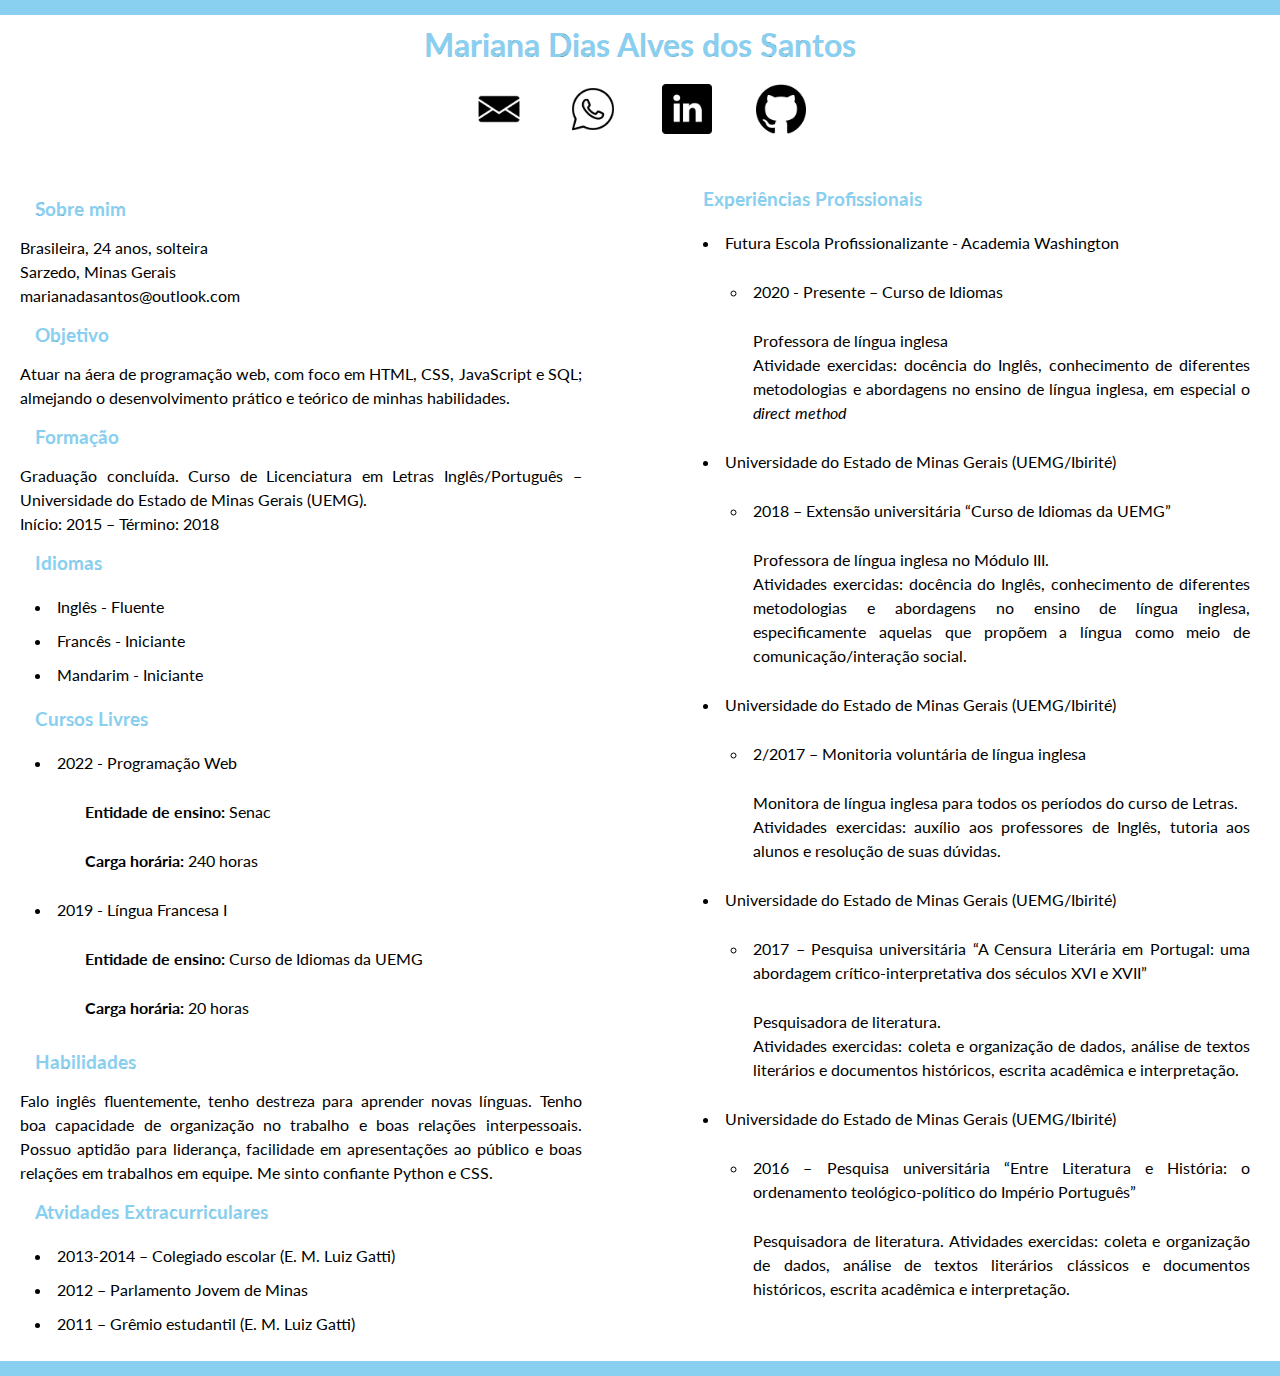
<file: HTML/Currículo/index.html>
<!DOCTYPE html>
<html>
    <head>
        <meta charset="UTF-8" />
        <title>Mariana Santos - CV</title>
        <link href="https://fonts.googleapis.com/css2?family=Lato:wght@300;400&display=swap" rel="stylesheet">
        <style type="text/css">
            *{
                margin: 0;
                padding: 0;
                box-sizing: border-box;
                font-family: 'Lato', sans-serif;
                background-color: #ffffff;

            }
            .square {
                width: 1348px;
                height: 15px;
                background-color:#89CFF0;
            }
            header {
                text-align: center;
                margin-bottom: 25px;
            }
           .name {
                color: #89CFF0;
                padding: 10px;
                margin: 10px;
                margin-top: 0px;
                -webkit-text-stroke: 0.05px black;
           }
           
            .menu a {
                display: inline;
                padding: 10px;
                margin: 10px;

            }

            img {
                width:50px;
                height: 50px;
            }
            
            .left {
               float:left;
               width:47%;
               padding: 20px;
               height:auto;
               text-align: justify;
               line-height: 1.5em;

            }
            .right{
                float:right;
               width:47%;
               padding: 10px;
               height:auto;
               text-align: justify;
               line-height: 1.5em;
            }
            section:after {
                content: "";
                display: table;
                clear: both;
                
            }
            h3{
                margin-left: 5px;
                margin: 5px;
                padding: 10px;
                color:#89CFF0;
                -webkit-text-stroke: 0.01px black;
            }
            dt, li {
                margin-left: 10px;
                padding: 5px;
                display: list-item;
                list-style-type: disc;
                list-style-position: inside;
            }
            dd{
                margin:15px;
                margin-left: 60px;
                padding: 5px;
            }
            
            .ano{
                margin-left: 60px;
                padding: 5px;
                list-style-type: circle;
                display: list-item;
            }
           
        </style>
    </head>
    <body>
        <div class="square"> </div>
        <div class="header">
            <header>
                <h1 class="name">Mariana Dias Alves dos Santos</h1>
                <nav class="menu">
                    <a href="mailto:marianadasantos@outlook.com"><img src="images/email.png" alt="Ícone de redirecionamento de e-mail" /></a>
                    <a href="https://wa.me/+5531994709182"><img src="images/wpp.png" alt="Ícone de redirecionamento de whatsapp" /></a>
                    <!--<a href="./endereço.html"><img src="images/casa.png" alt="Ícone de redirecionamento para o endereço do domicílio" /></a>-->
                    <a href=""><img src="images/in.png" alt="Ícone de redirecionamento do LinkedIn"></a>
                    <a href="https://github.com/marianadasantos"><img src="images/git.png" alt="Ícone de redirecionamento do Github"></a>
                </nav>
            </header>
        </div>

        <section class="row">
            <div class="left">
            <h3>Sobre mim</h3>
            <p>
                Brasileira, 24 anos, solteira<br />
                Sarzedo, Minas Gerais<br />
                marianadasantos@outlook.com
            </p>
            <h3>Objetivo</h3>
            <p>Atuar na áera de programação web, com foco em HTML, CSS, JavaScript e SQL; almejando o desenvolvimento prático e teórico de minhas habilidades.</p>
            <h3>Formação</h3>
            <p>Graduação concluída. Curso de Licenciatura em Letras Inglês/Português – Universidade do
                Estado de Minas Gerais (UEMG).<br />
                Início: 2015 – Término: 2018</p>

            <h3>Idiomas</h3>
            <p>
                <li>Inglês - Fluente</li>
                <li>Francês - Iniciante</li>
                <li>Mandarim - Iniciante</li>
            </p>
            <h3>Cursos Livres</h3>
            <p>
            <dl>
                <dt>2022 - Programação Web
                    <dd><strong>Entidade de ensino:</strong> Senac</dd>
                    <dd><strong>Carga horária:</strong> 240 horas</dd>
                </dt>
                <dt>2019 - Língua Francesa I
                    <dd><strong>Entidade de ensino:</strong> Curso de Idiomas da UEMG</dd>
                    <dd><strong>Carga horária:</strong> 20 horas</dd>
                </dt>
            </dl>
            </p>
            <h3>Habilidades</h3>
            <p>
                Falo inglês fluentemente, tenho destreza para aprender novas línguas. Tenho boa capacidade de organização no trabalho e boas relações interpessoais.
                Possuo aptidão para liderança, facilidade em apresentações ao público e boas relações em trabalhos em equipe. Me sinto confiante Python e CSS.
            </p>
            <h3>Atvidades Extracurriculares</h3>
            <p>
                <li>2013-2014 – Colegiado escolar (E. M. Luiz Gatti)</li>
                <li>2012 – Parlamento Jovem de Minas</li>
                <li>2011 – Grêmio estudantil (E. M. Luiz Gatti)</li>
            </p>
            </div>
            
            <div class="right">
            <h3>Experiências Profissionais</h3>
            <p>
                <dl>
                    <dt>Futura Escola Profissionalizante - Academia Washington<br />
                        <dd class="ano">2020 - Presente – Curso de Idiomas <br />
                        <dd>Professora de língua inglesa<br />
                            Atividade exercidas: docência do Inglês, conhecimento de diferentes metodologias e
                            abordagens no ensino de língua inglesa, em especial o <em>direct method</em></dd>
                    </dt>
                    <dt>Universidade do Estado de Minas Gerais (UEMG/Ibirité)<br />
                        <dd class="ano">2018 – Extensão universitária “Curso de Idiomas da UEMG”</dd>
                        <dd>Professora de língua inglesa no Módulo III.<br />
                            Atividades exercidas: docência do Inglês, conhecimento de diferentes metodologias e
                            abordagens no ensino de língua inglesa, especificamente aquelas que propõem a
                            língua como meio de comunicação/interação social.</dd>
                    </dt>
                    <dt> Universidade do Estado de Minas Gerais (UEMG/Ibirité)<br />
                        <dd class="ano">2/2017 – Monitoria voluntária de língua inglesa</dd>
                        <dd>Monitora de língua inglesa para todos os períodos do curso de Letras.<br />
                            Atividades exercidas: auxílio aos professores de Inglês, tutoria aos alunos e resolução
                            de suas dúvidas.</dd>
                        </dt>
                    <dt>Universidade do Estado de Minas Gerais (UEMG/Ibirité)<br />
                    <dd class="ano">2017 – Pesquisa universitária “A Censura Literária em Portugal: uma abordagem
crítico-interpretativa dos séculos XVI e XVII”</dd>
                        <dd>Pesquisadora de literatura.<br />
                            Atividades exercidas: coleta e organização de dados, análise de textos literários e
                            documentos históricos, escrita acadêmica e interpretação.</dd>
                    </dt>
                    <dt>Universidade do Estado de Minas Gerais (UEMG/Ibirité)<br/>
                        <dd class="ano">2016 – Pesquisa universitária “Entre Literatura e História: o ordenamento teológico-político
do Império Português”</dd>
                        <dd>Pesquisadora de literatura.
                            Atividades exercidas: coleta e organização de dados, análise de textos literários
                            clássicos e documentos históricos, escrita acadêmica e interpretação.</dd>
                    </dt>
                </dl>
            </p>
        </div>
        </section>
        <div class="square"> </div>
    </body>
</html>
</file>
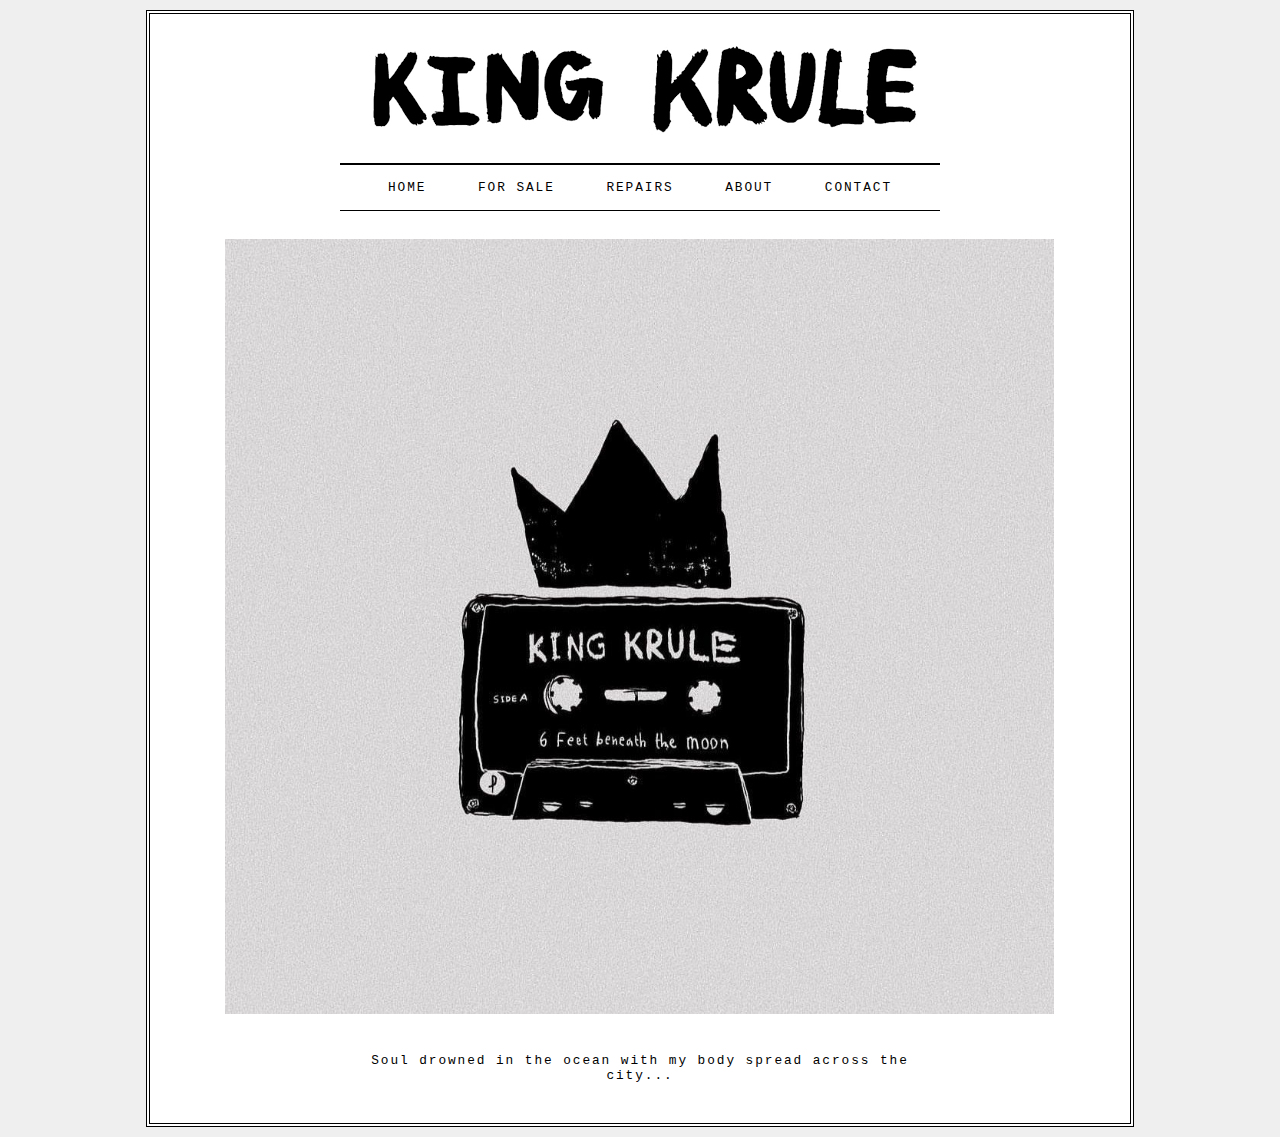
<file: HTML/Image & box test/index.html>
<!DOCTYPE html>
<html>
    <head>
        <title>Boxes</title>
        <style type="text/css">
            body {
                font-size: 80%;
                font-family: "Courier New", Courier, monospace;
                letter-spacing: 0.15em;
                background-color: #efefef;}
            #page {
                max-width: 940px;
                min-width: 720px;
                margin: 10px auto 10px auto;
                padding: 20px;
                border: 4px double #000;
                background-color: #ffffff;}
            #logo {
                width: 550px;
                margin: 10px auto 25px auto;}
            ul {
                width: 570px;
                padding: 15px;
                margin: 0px auto 0px auto;
                border-top: 2px solid #000;
                border-bottom: 1px solid #000;
                text-align: center;}
            li {
                display: inline;
                margin: 0px 3px;}
            img.fml {
                width: 829px;
                padding: 15px;
                margin: 0px auto 0px auto;
            }
            p {
                text-align: center;
                width: 600px;
                margin: 20px auto 20px auto;
                font-weight: normal;
                font-size: 100%;}
            a {
                color: #000000;
                text-transform: uppercase;
                text-decoration: none;
                padding: 6px 18px 5px 18px;}
            .on:hover {
                color: #cc3333;
                background-color: #ffffff;}

        </style>
    </head>
    <body>
        <div id="page">
            <figure id="logo">
                <img src="images/llogo.png" class="mimi" alt="The Analog Specialists" />
            </figure>
            <ul id="navigation">
                <li><a href="#home" class="on">Home</a></li>
                <li><a href="#sale" class="on">For Sale</a></li>
                <li><a href="#repairs" class="on">Repairs</a></li>
                <li><a href="#about" class="on">About</a></li>
                <li><a href="#contact" class="on">Contact</a></li>
            </ul>
            <figure>
                <img src="images/outra.jpg" class="fml" alt="Fender, Rhodes, Hohner Clavinet and Wurliter EP200" />
            </figure>
            <p>Soul drowned in the ocean with my body spread across the city...</p>
        </div>
    </body>
</html>
</file>
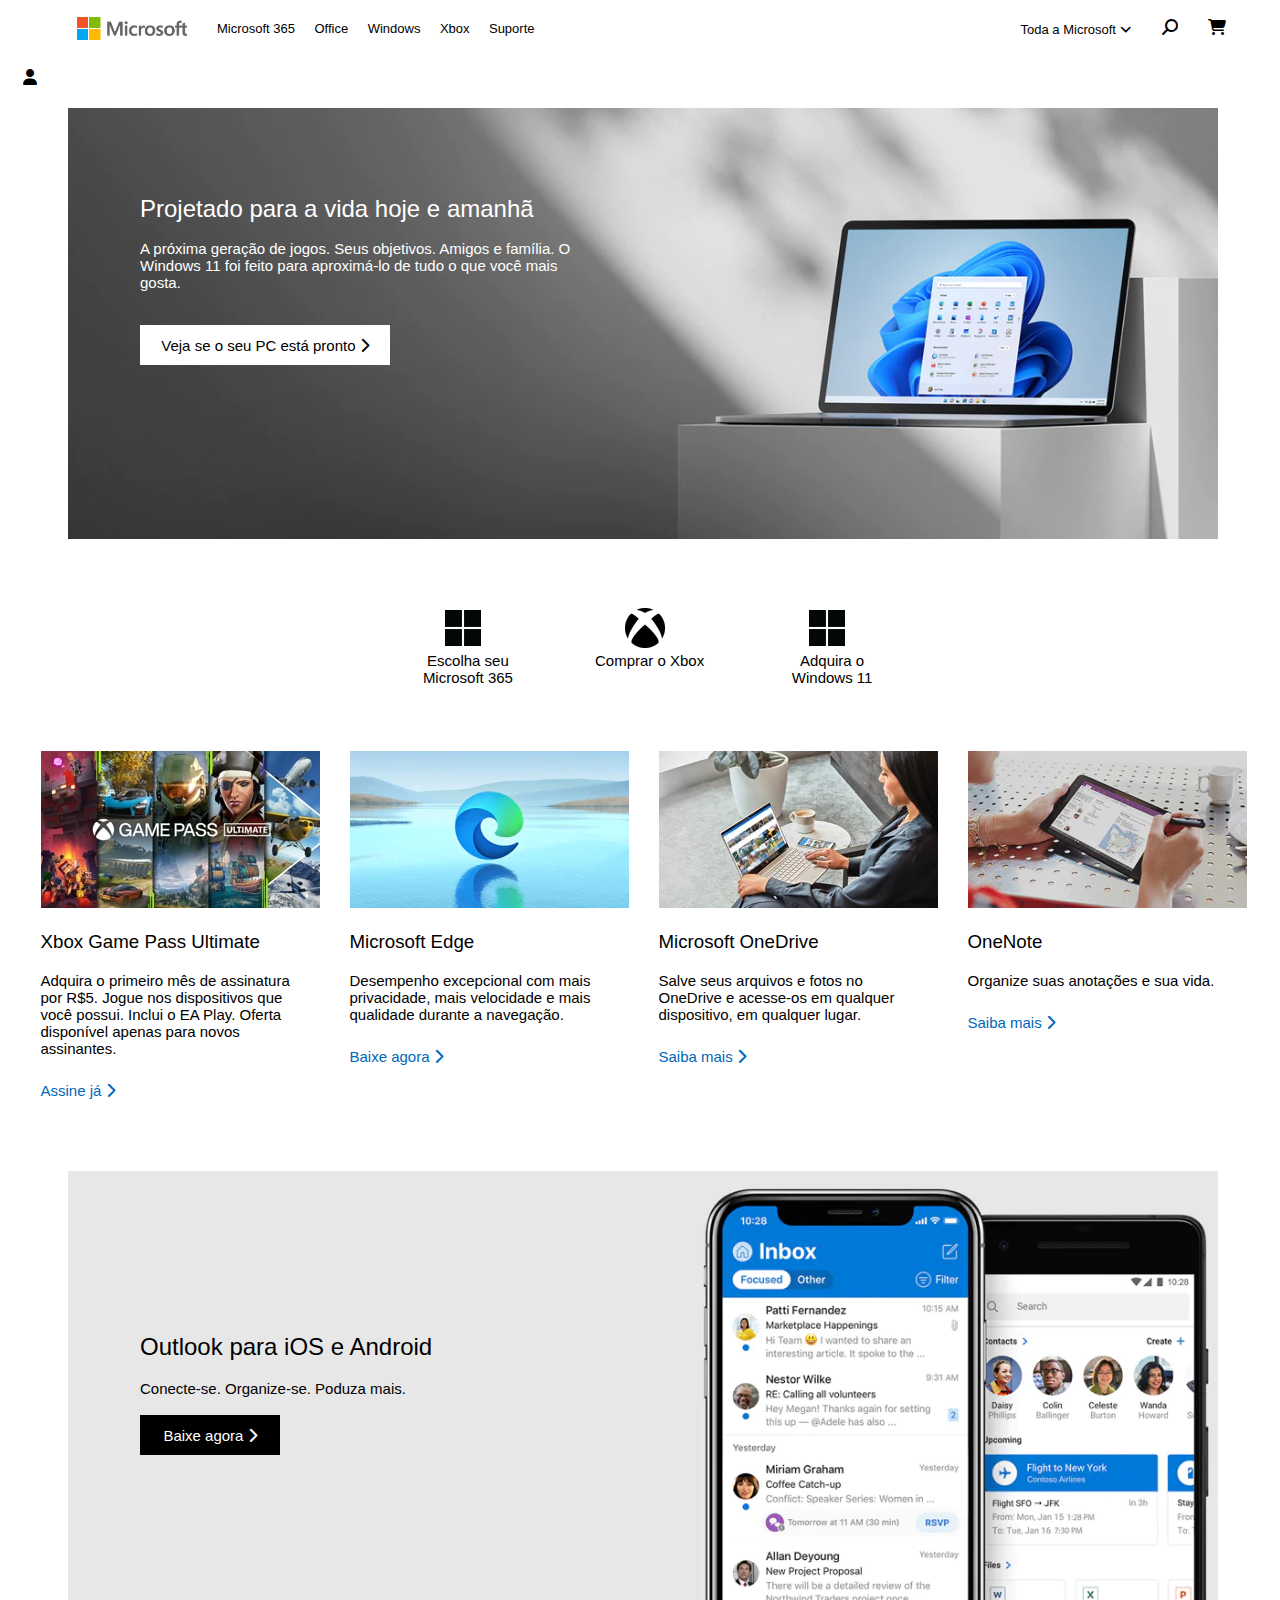
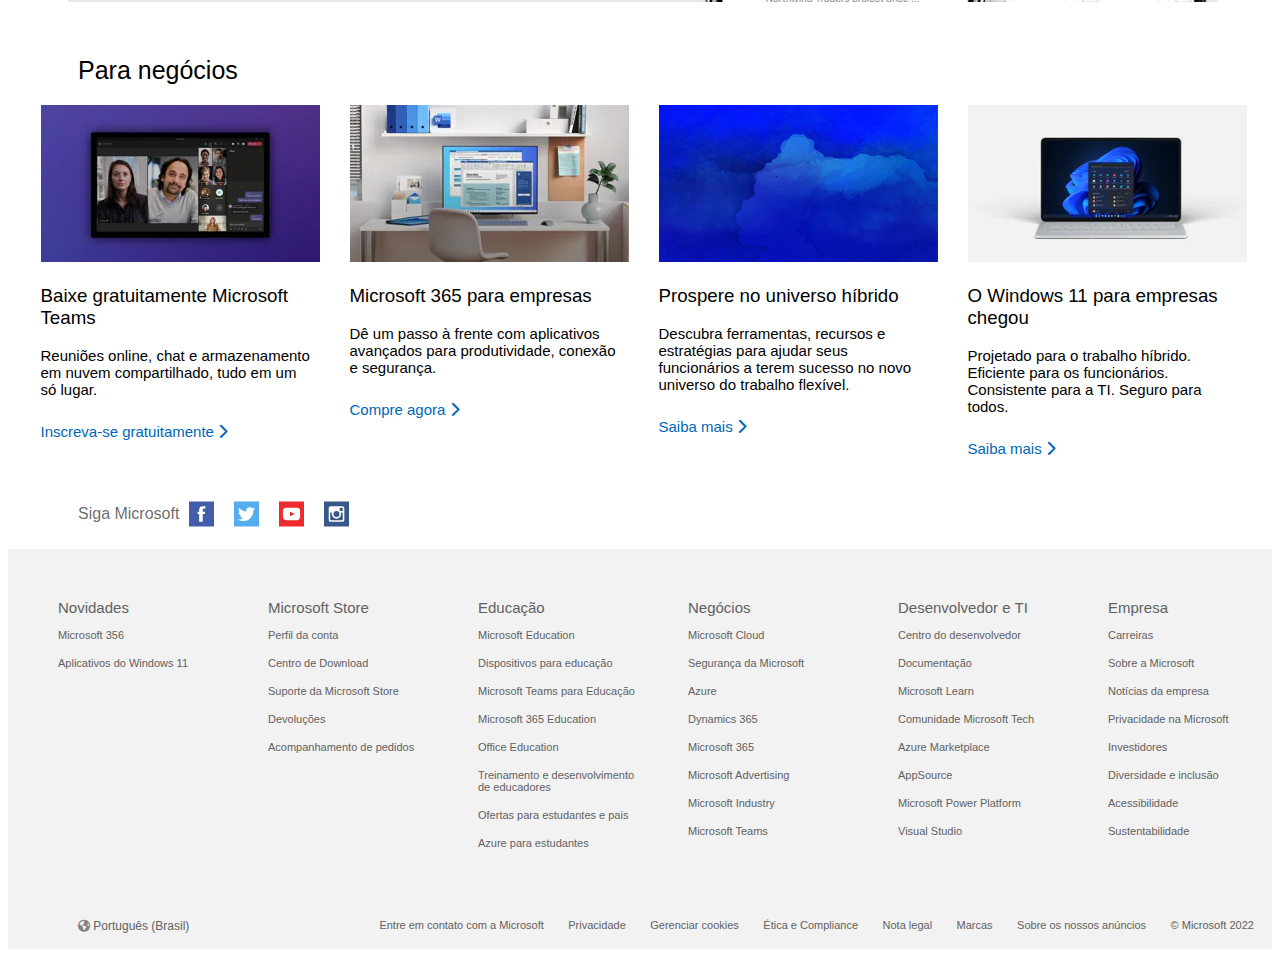
<file: HTML/Microsoft/index2.html>
<!DOCTYPE html>
<html lang="en">
<head>
    <meta charset="UTF-8">
    <meta http-equiv="X-UA-Compatible" content="IE=edge">
    <meta name="viewport" content="width=device-width, initial-scale=1.0">
    <link rel="stylesheet" href="https://cdnjs.cloudflare.com/ajax/libs/font-awesome/6.1.1/css/all.min.css">
    <link rel="stylesheet" href="style2.css">
    <link rel="preload" as="font" crossorigin="crossorigin" type="font/woff" href="https://www.microsoft.com/mwf/_h/v3.54/mwf.app/fonts/mwfmdl2-v3.54.woff2">
    <title>Clone Microsoft</title>
</head>
<body>
    <div class="container">
        <!--NavBar-->
        <nav class="barraPrincipal">
            <img src="img/logo.png" alt="logo">
            <div class="menu_principal">
                <ul class="menuPrincipal">
                    <li><a href="">Microsoft 365</a></li>
                    <li><a href="">Office</a></li>
                    <li><a href="">Windows</a></li>
                    <li><a href="">Xbox</a></li>
                    <li><a href="">Suporte</a></li>
                </ul>
            </div>
            <div class="menuDireito">
                <p class="drop">Toda a Microsoft
                    <i class="fa fa-angle-down"></i>
                </p>
                <div class="dropdown-content">
                    <div class="row">    
                    <ul class="column">
                        <p>Software</p>
                        <li>Aplicações Windows</li>
                        <li>OneDrive</li>
                        <li>Outlook</li>
                        <li>Skype</li>
                        <li>OneNote</li>
                    </ul>
                    
                    <ul class="column">
                        <p>Pcs e dispositivos</p>
                        <li>Compre o Xbox</li>
                        <li>Acessórios para PC</li>
                    </ul>
                    
                    <ul class="column">
                        <p>Entretenimento</p>
                        <li>Xbox Game Pass Ultimate</li>
                        <li>Xbox Live Gold</li>
                        <li>Xbox e jogos</li>
                        <li>Jogos para PC</li>
                        <li>Jogos Windows</li>
                    </ul>
                    
                    <ul class="column">
                        <p>Negócios</p>
                        <li>Microsoft Cloud Windows</li>
                        <li>Segurança da Microsoft</li>
                        <li>Azure</li>
                        <li>Dynamics 365</li>
                        <li>Microsoft 365 empresas</li>
                    </ul>
                    </div>
                </div>
            </div>
            <div class="menu-icons">
                <p class="magnifying">
                    <i class="fa fa-magnifying-glass fa-rotate-90"></i>
                </p>
                <div id="input">
                    <input type="text" placeholder="Pesquisar na Microsoft.com" />
                </div>
            </div>
            <div>
                <p class="kart">
                    <i class="fa fa-cart-shopping"></i>
                </p>
            </div>
            <div>
                <p class="profile">
                    <i class="fa fa-user"></i>
                </p>
            </div>
        </nav>
        <section class="main">
            <article class="propaganda">
                <div class="prop">
                    <img src="img/primeiraImagem.webp" />
                    <div class="prop-1">
                        <h3 class="title-prop-1">Projetado para a vida hoje e amanhã</h3>
                        <p class="txt-prop-1">
                            A próxima geração de jogos. Seus objetivos. Amigos e família. O Windows 11 foi feito para aproximá-lo 
                            de tudo o que você mais gosta.
                        </p>
                    </div>
                    <button class="prop-button">
                        Veja se o seu PC está pronto
                        <i class="fa-solid fa-chevron-right"></i>
                    </button>
                </div>
            </article>
            <div class="icons">
                <div class="icon-1">
                    <a href=""><img src="img/windows11Icon.png" /><span>Escolha seu Microsoft 365</span></a>
                </div>
                <div class="icon-2"> 
                    <a href=""><img src="img/xBoxIcon.webp" /><span>Comprar o Xbox</span></a>
                </div>
                <div class="icon-3">
                    <a href=""><img src="img/windows11Icon.png" /><span>Adquira o Windows 11</span></a>
                </div>
            </div>
            <article class="articles">
                <div class="each-article-1">
                    <img src="img/gamePass.jfif" />
                    <h3>Xbox Game Pass Ultimate</h3>
                    <p>Adquira o primeiro mês de assinatura por R$5. Jogue nos
                         dispositivos que você possui. Inclui o EA Play. Oferta 
                         disponível apenas para novos assinantes. </p>
                    <p class="more">Assine já  <i class="fa-solid fa-chevron-right" style="color:#0067b8"></i>
                    </p>
                </div>
                <div class="each-article-2">
                    <img src="img/edge.webp" />
                    <h3>Microsoft Edge</h3>
                    <p>Desempenho excepcional com mais privacidade, mais velocidade e mais qualidade durante a navegação.</p>
                    <p class="more">Baixe agora  <i class="fa-solid fa-chevron-right" style="color:#0067b8"></i>
                    </p>
                </div>
                <div class="each-article-3">
                    <img src="img/oneDrive.webp" />
                    <h3>Microsoft OneDrive</h3>
                    <p>Salve seus arquivos e fotos no OneDrive e acesse-os em qualquer dispositivo, em qualquer lugar. </p>
                    <p class="more">Saiba mais  <i class="fa-solid fa-chevron-right" style="color:#0067b8"></i>
                    </p>
                </div>
                <div class="each-article-4">
                    <img src="img/oneNote.webp" />
                    <h3>OneNote</h3>
                    <p>Organize suas anotações e sua vida. </p>
                    <p class="more">Saiba mais  <i class="fa-solid fa-chevron-right" style="color:#0067b8"></i>
                    </p>
                </div>
            </article>
            <article class="propaganda-2">
                <div class="prop-2-2">
                    <img src="img/outlookIosAndroid.webp" />
                    <div class="prop-2">
                        <h3 class="title-prop-2">Outlook para iOS e Android</h3>
                        <p class="txt-prop-2">
                            Conecte-se. Organize-se. Poduza mais.
                        </p>
                    </div>
                    <button class="prop-button-2">
                        Baixe agora
                        <i class="fa-solid fa-chevron-right"></i>
                    </button>
                </div>
            </article>
            <p class="title-3">Para negócios</p>
            <article class="articles">
            
                <div class="each-article-1">
                    <img src="img/teams.webp" />
                    <h3>Baixe gratuitamente Microsoft Teams</h3>
                    <p>Reuniões online, chat e armazenamento em nuvem compartilhado, tudo em um só lugar.</p>
                    <p class="more">Inscreva-se gratuitamente   <i class="fa-solid fa-chevron-right" style="color:#0067b8"></i>
                    </p>
                </div>
                <div class="each-article-2">
                    <img src="img/m365Empresas.webp" />
                    <h3>Microsoft 365 para empresas</h3>
                    <p>Dê um passo à frente com aplicativos avançados para produtividade, conexão e segurança.</p>
                    <p class="more">Compre agora  <i class="fa-solid fa-chevron-right" style="color:#0067b8"></i>
                    </p>
                </div>
                <div class="each-article-3">
                    <img src="img/unioversoHibrido.webp" />
                    <h3>Prospere no universo híbrido</h3>
                    <p>Descubra ferramentas, recursos e estratégias para ajudar seus funcionários a terem sucesso no novo universo do trabalho flexível. </p>
                    <p class="more">Saiba mais  <i class="fa-solid fa-chevron-right" style="color:#0067b8"></i>
                    </p>
                </div>
                <div class="each-article-4">
                    <img src="img/windows11Empresas.webp" />
                    <h3>O Windows 11 para empresas chegou</h3>
                    <p>Projetado para o trabalho híbrido. Eficiente para os funcionários. Consistente para a TI. Seguro para todos. </p>
                    <p class="more">Saiba mais  <i class="fa-solid fa-chevron-right" style="color:#0067b8"></i>
                    </p>
                </div>
            </article>
            <aside class="follow">
                <p>Siga Microsoft</p>
                <img src="img/facebookIcon.svg" />
                <img src="img/twitterIcon.svg" />
                <img src="img/youtubeIcon.svg" />
                <img src="img/instagramIcon.svg" />
            </aside>
            <nav class="down">
                <div class="lists">
                    <div class="row">    
                        <ul class="column-1">
                                <p>Novidades</p>
                                <li>Microsoft 356</li>
                                <li>Aplicativos do Windows 11</li>
                            </ul>
                            
                            <ul class="column-2">
                                <p>Microsoft Store</p>
                                <li>Perfil da conta</li>
                                <li>Centro de Download</li>
                                <li>Suporte da Microsoft Store</li>
                                <li>Devoluções</li>
                                <li>Acompanhamento de pedidos</li>
                            </ul>
                            
                            <ul class="column-3">
                                <p>Educação</p>
                                <li>Microsoft Education</li>
                                <li>Dispositivos para educação</li>
                                <li>Microsoft Teams para Educação</li>
                                <li>Microsoft 365 Education</li>
                                <li>Office Education</li>
                                <li>Treinamento e desenvolvimento de educadores</li>
                                <li>Ofertas para estudantes e pais</li>
                                <li>Azure para estudantes</li>
                            </ul>
                            
                            <ul class="column-4">
                                <p>Negócios</p>
                                <li>Microsoft Cloud</li>
                                <li>Segurança da Microsoft</li>
                                <li>Azure</li>
                                <li>Dynamics 365</li>
                                <li>Microsoft 365</li>
                                <li>Microsoft Advertising</li>
                                <li>Microsoft Industry</li>
                                <li>Microsoft Teams</li>
                            </ul>
        
                            <ul class="column-5">
                                <p>Desenvolvedor e TI</p>
                                <li>Centro do desenvolvedor</li>
                                <li>Documentação</li>
                                <li>Microsoft Learn</li>
                                <li>Comunidade Microsoft Tech</li>
                                <li>Azure Marketplace</li>
                                <li>AppSource</li>
                                <li>Microsoft Power Platform</li>
                                <li>Visual Studio</li>
                            </ul>
        
                            <ul class="column-6">
                                <p>Empresa</p>
                                <li>Carreiras</li>
                                <li>Sobre a Microsoft</li>
                                <li>Notícias da empresa</li>
                                <li>Privacidade na Microsoft</li>
                                <li>Investidores</li>
                                <li>Diversidade e inclusão</li>
                                <li>Acessibilidade</li>
                                <li>Sustentabilidade</li>
                            </ul>
                            </div>
                        </div>
                </div>
            </nav>
        </section>
    </div>
    <footer>
        <p>
            <i class="fa fa-earth-americas" style="color:grey"></i>
            Português (Brasil)</p>
        <ul>
            <li>Entre em contato com a Microsoft</li>
            <li>Privacidade</li>
            <li>Gerenciar cookies</li>
            <li>Ética e Compliance</li>
            <li>Nota legal</li>
            <li>Marcas</li>
            <li>Sobre os nossos anúncios</li>
            <li>&copy; Microsoft 2022</li>
        </ul>
    </footer>
</body>
</html>
</file>
<file: HTML/Microsoft/style2.css>
*{
    font-family: 'Segoe UI', 'Helvetica Neue', Arial, sans-serif ;
}

a:link, a:visited {text-decoration: none; color:black;}

nav.barraPrincipal {
    display:flex;
    flex-wrap: wrap;
    

}
nav > img{
    width: 110px;
    height:23px;
    margin-left: 69px;
    margin-right: -25px;
    margin-top: 9px;
    cursor: pointer;
}

.menuPrincipal li{
    display: inline;
    color: black;
    margin-left: 15px;
    font-size: 13px;
    position: relative;
    top: -5px;

}
.menuPrincipal li:hover{
    text-decoration: underline;
    text-decoration-line: underline;
    text-decoration-style: solid;
    text-decoration-thickness: 2px;
}
.menuPrincipal li:active {
    outline: 1.5px dashed black;
    padding: 15px 0px;
    
}

.menuDireito {
    float: right;
    overflow: hidden;
    margin-left: 470px;
}

.menuDireito .drop {
    font-size: 12px;
    border:none;
    outline:none;
    color:black;
    padding: 14px 16px;
    font: inherit;
    margin: 0;
    font-size: 13px;
}
.drop:hover {
    cursor:pointer;
    text-decoration-line: underline;
    text-decoration-style: solid;
    text-decoration-thickness: 2px;

}
.dropdown-content {
    display:none;
    position: absolute;
    width: 92.5%;
    margin-left: 50px;
    height:350px;
    left: 0;
    z-index: 1;
    background-color: #f2f2f2;
    border: 1px solid rgb(0,0,0,0.05);
    font-size: 13px;;
}
.menuDireito:hover .dropdown-content {
    display:block;
    text-decoration: underline;
}
.dropdown-content li:hover{
    cursor: pointer;
    text-decoration-color: black;
    text-decoration-line: underline;
    text-decoration-style: solid;
    text-decoration-thickness: 1px;
}
.menuDireito:active {
    outline: 1.5px dashed black;
    background-color:#f2f2f2

}
.dropdown-content li:active{
    outline: 1.5px dashed black;

}

.column {
    float: left;
    width:19.998%;
    padding: 10px;
    height:250px;
}
.column p {
    font-weight: bold;
    margin-left: 15px;
}
.column li {
    float:none;
    color:black;
    padding: 16px;
    display: block;
    text-align:left;
}
.magnifying {
    display: inline;
}
.menu-icons {
    position:relative;
    display:inline-block;
}
#input{
    display: none;
    position: absolute;
    z-index: 1;
    margin-left: -500px;
}
input {
    outline: 3px solid black;
    padding: 12px 16px;
    width: 100%;
}

.menu-icons:hover #input {
    display: inline-block;

}
.magnifying, .kart, .profile {
    float: right;
    overflow: hidden;
    margin-left: 15px;
    margin-right: 15px;
    position: relative;
    top: -5px;
    cursor: pointer;
}
.magnifying:active, .kart:active, .profile:active {
    outline: 1.5px dashed black;
}
.main {
    display: block;
    justify-content: center;
}
.prop img {
    width: 91%;
    margin-left: 60px;
    cursor: pointer;
}
.title-prop-1{
    color:white;
    position: absolute;
    top: 130px;
    left: 75px;
    width: 450px;
    margin: 50px;
    padding: 15px;
    font-size: 24px;
    font-weight:normal;
}
.txt-prop-1 {
    color:white;
    position: absolute;
    top: 175px;
    left: 75px;
    width: 450px;
    margin: 50px;
    padding: 15px;
    font-size: 15px;;
}
.prop-button {
    background-color: white;
    width:250px;
    height: 40px; 
    font-weight: bold;
    border:none;
    margin: 50px;
    padding: 5px;
    position: absolute;
    top: 275px;
    left: 90px;
    text-align: center;
    font-size: 15px;
    line-height: 0.0em;
    font-weight:500;
    cursor: pointer;
}
.prop-button:hover{
    text-decoration-color: black;
    text-decoration-line: underline;
    text-decoration-style: solid;
    text-decoration-thickness: 2px;
    
}
.prop-button:active {
    outline-style: inset;
    outline-color: #f2f2f2;
    outline-width: 1px;
}
.icons {
    display:flex;
    position: relative;
    justify-content: center;
    margin-top: 65px;
    margin-bottom: 65px;
    margin-left:50px;
}

.icon-1, .icon-2, .icon3 {
    float:right;
    width: 15%;
    
}
.icon-1:active, .icon-2:active, .icon-3:active {
    outline: 2px solid black;
}

.icons span {
    display:flex;
    flex-wrap: wrap;
    width: 110px;
    font-weight: 500;
    text-align: center;
    font-size: 15px;
    margin-left: -30px;
 
    
}
.icons span:hover {
    text-decoration-color: black;
    text-decoration-line: underline;
    text-decoration-style: solid;
    text-decoration-thickness: 1px;
 
}
.icons a:hover > span{
    text-decoration-color: black;
    text-decoration-line: underline;
    text-decoration-style: solid;
    text-decoration-thickness: 1px;
 
}
.icons:after {
    display:block;
    content:"";
    clear:both;
}

.articles {
    display:grid;
    grid-template-columns: repeat(4, 307px);
    grid-gap: 2px;
    justify-content: center;
    margin-left: 35px;;
}
.articles p {
    font-size: 15px;
    width: 270px;
    text-align: left;
}
.articles h3 {
    font-weight: 500;
    cursor: pointer;
}
.more {
    color:#0067b8;
    font-weight: 500;
    padding: 10px 3px 7px 0;
    cursor: pointer;
}
.more:hover {
    text-decoration-color: #0067b8;
    text-decoration-line: underline;
    text-decoration-style: solid;
    text-decoration-thickness: 2px;
}
.more:active{
    outline: 2px solid black; 

}
.articles img:hover {
    filter:opacity(85%);
}

.prop-2-2 img {
    width: 91%;
    margin-left: 60px;
    margin-top: 50px;
    margin-bottom: 40px;
    cursor: pointer;
}
.title-prop-2{
    color:black;
    position: absolute;
    top: 1268px;
    left: 75px;
    width: 450px;
    margin: 50px;
    padding: 15px;
    font-size: 24px;
    font-weight:500;
}
.txt-prop-2 {
    color:black;
    position: absolute;
    top: 1315px;
    left: 75px;
    width: 450px;
    margin: 50px;
    padding: 15px;
    font-size: 15px;
}
.prop-button-2 {
    color:white;
    background-color: black;
    width:140px;
    height: 40px; 
    font-weight: bold;
    border:none;
    margin: 50px;
    padding: 5px;
    position: absolute;
    top: 1365px;
    left: 90px;
    text-align: center;
    font-size: 15px;
    line-height: 0.0em;
    font-weight:500;
    cursor: pointer;
    
}
.prop-button-2:hover{
    text-decoration-color: white;
    text-decoration-line: underline;
    text-decoration-style: solid;
    text-decoration-thickness: 2px;
    
}
.prop-button-2:active {
    outline-style: inset;
    outline-color: #f2f2f2;
    outline-width: 1px;
}
.title-3 {
    font-weight: 500;
    font-size: 25px;;
    margin: 10px;
    padding-bottom: 10px;;
    margin-left: 70px;;
}
.follow {
    display: flex;
    width: 45px;
    margin: 10px;
    margin-left: 70px;
    
}
.follow > p {
    white-space: nowrap;
    color: rgb(0,0,0,.6)
}
    
.follow > img {
    padding: 10px;
    cursor: pointer;
}
.follow > img:hover{
    filter: brightness(90%)
}
.follow > img:active {
    outline: 2px solid black;
}
.lists {
    background-color:#f2f2f2;
    font-size: 11px;
    height:350px;
    color: #616161;
}
.lists p {
    font-weight: 500;
    font-size: 15px;
    margin-top:50px;
    margin-bottom: 5px;
}
.lists li {
    padding: 8px 0px;
    text-align: left;
    cursor: pointer;
}
.lists li:hover{
    color:#262626;
    text-decoration-color: #262626;
    text-decoration-line: underline;
    text-decoration-style: solid;
    text-decoration-thickness: 1px;
}  
.lists li:active {
    outline: 1.5px dashed black;

}
.column-1,.column-2,.column-3,.column-4,.column-5, .column-6 {
    float: left;
    width:160px;
    list-style-type: none;
    margin: 0px;
    word-break: break-word;
    margin-left:10px;
}
footer {
    background-color: #f2f2f2;
    color:#616161;
    display: flex;
    
}
footer p {
    font-size: 12px;
    margin-left: 70px;
    margin-top: 20px;
    cursor: pointer;
}
footer p:hover {
    text-decoration-color: #616161;
    text-decoration-line: underline;
    text-decoration-style: solid;
    text-decoration-thickness: 1px;
}
footer p:active {
    outline: 1.5px dashed #616161;
}
footer ul{
    margin-left: 140px;
}
footer li {
    display: inline;
    font-size: 11px;
    margin: 10px;
    cursor:pointer;
}
footer li:hover{
    color:#262626;
    text-decoration-color: #262626;
    text-decoration-line: underline;
    text-decoration-style: solid;
    text-decoration-thickness: 1px;
}
footer li:active {
    outline: 1.5px dashed #262626;
}
</file>
